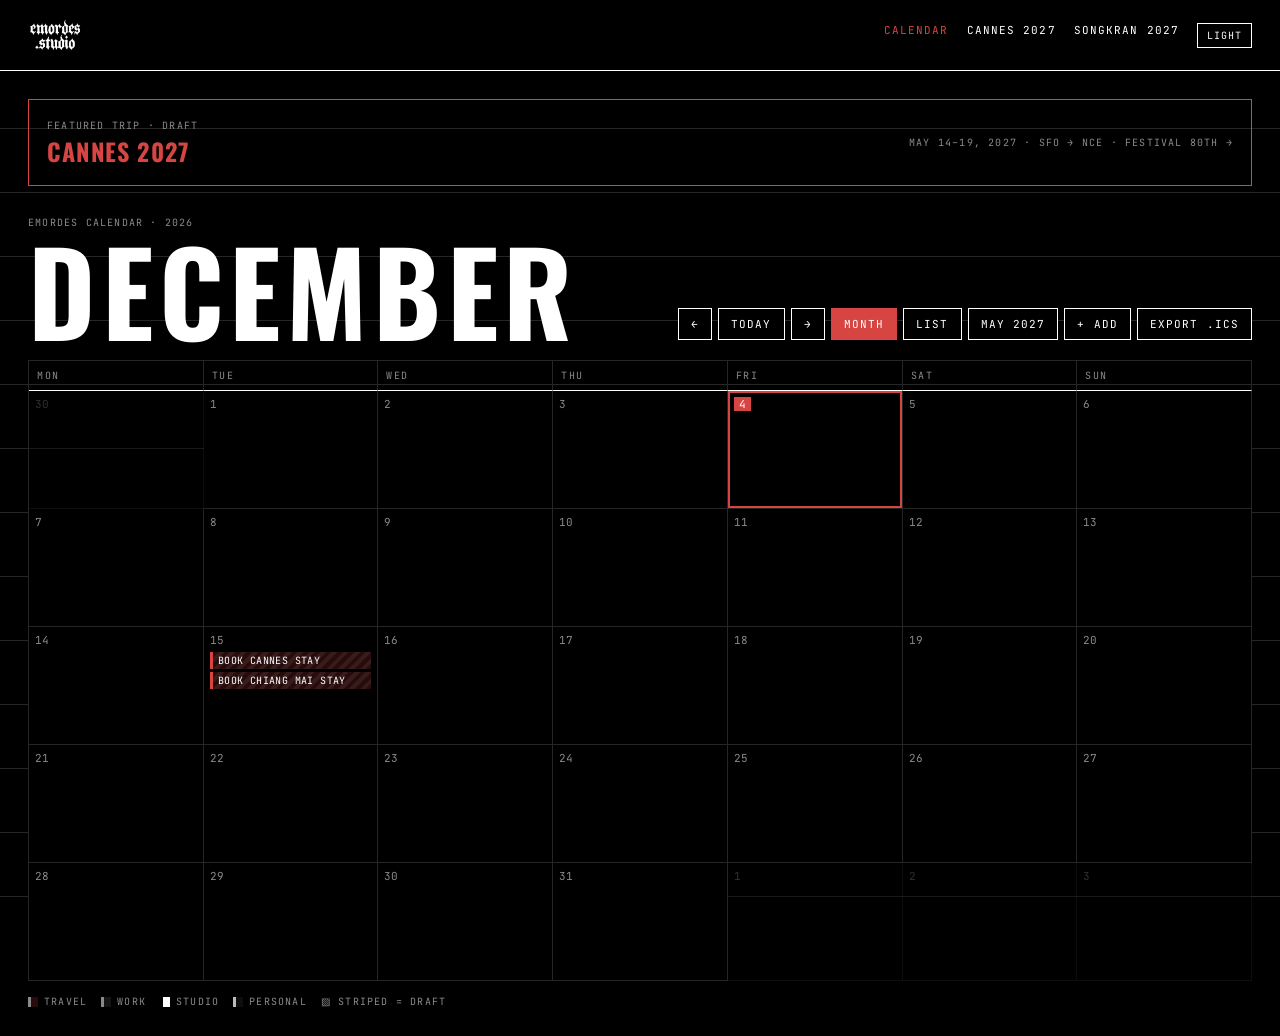
<file: index.html>
<!doctype html>
<html lang="en"><head><meta charset="utf-8"><script>try{if(localStorage.getItem("emordes-theme")==="light")document.documentElement.dataset.theme="light"}catch(e){}</script><meta name="viewport" content="width=device-width,initial-scale=1">
<title>EMORDES CALENDAR</title>
<link rel="preconnect" href="https://fonts.googleapis.com"><link href="https://fonts.googleapis.com/css2?family=JetBrains+Mono:wght@400;600&family=Oswald:wght@700&display=swap" rel="stylesheet">
<link rel="stylesheet" href="styles.css"></head><body>
<header class="top"><a href="index.html" aria-label="Emordes Calendar home"><img src="wordmark.png" alt="emordes"></a>
<nav aria-label="Main"><a href="index.html" aria-current="page">Calendar</a><a href="cannes.html">Cannes 2027</a><a href="songkran.html">Songkran 2027</a><button class="themet" type="button" aria-label="Toggle light mode" onclick="(function(b){var r=document.documentElement,l=r.dataset.theme!=='light';if(l)r.dataset.theme='light';else delete r.dataset.theme;try{localStorage.setItem('emordes-theme',l?'light':'dark')}catch(e){}b.textContent=l?'Dark':'Light';b.setAttribute('aria-pressed',l)})(this)">Light</button><script>if(document.documentElement.dataset.theme==="light"){var t=document.currentScript.previousElementSibling;t.textContent="Dark";t.setAttribute("aria-pressed","true")}</script></nav></header>
<main class="wrap">
<a class="feature" href="cannes.html"><span><span class="meta">Featured trip · Draft</span><br><b>CANNES 2027</b></span><span class="meta">May 14–19, 2027 · SFO → NCE · Festival 80th →</span></a>
<div class="bar"><div><p class="meta">Emordes Calendar · <span id="year"></span></p><h1 id="title" aria-live="polite"></h1></div>
<div class="ctrl"><button id="prev" aria-label="Previous month">←</button><button id="today">Today</button><button id="next" aria-label="Next month">→</button>
<button id="vMonth">Month</button><button id="vList">List</button><button id="jump">May 2027</button><button id="add">+ Add</button><button id="export">Export .ics</button></div></div>
<div id="out"></div>
<div class="legend meta"><span><i class="c-travel"></i>Travel</span><span><i class="c-work"></i>Work</span><span><i class="c-studio"></i>Studio</span><span><i class="c-personal"></i>Personal</span><span>▨ Striped = draft</span></div>
</main>
<script src="events.js"></script><script src="common.js"></script><script src="app.js"></script></body></html>
</file>
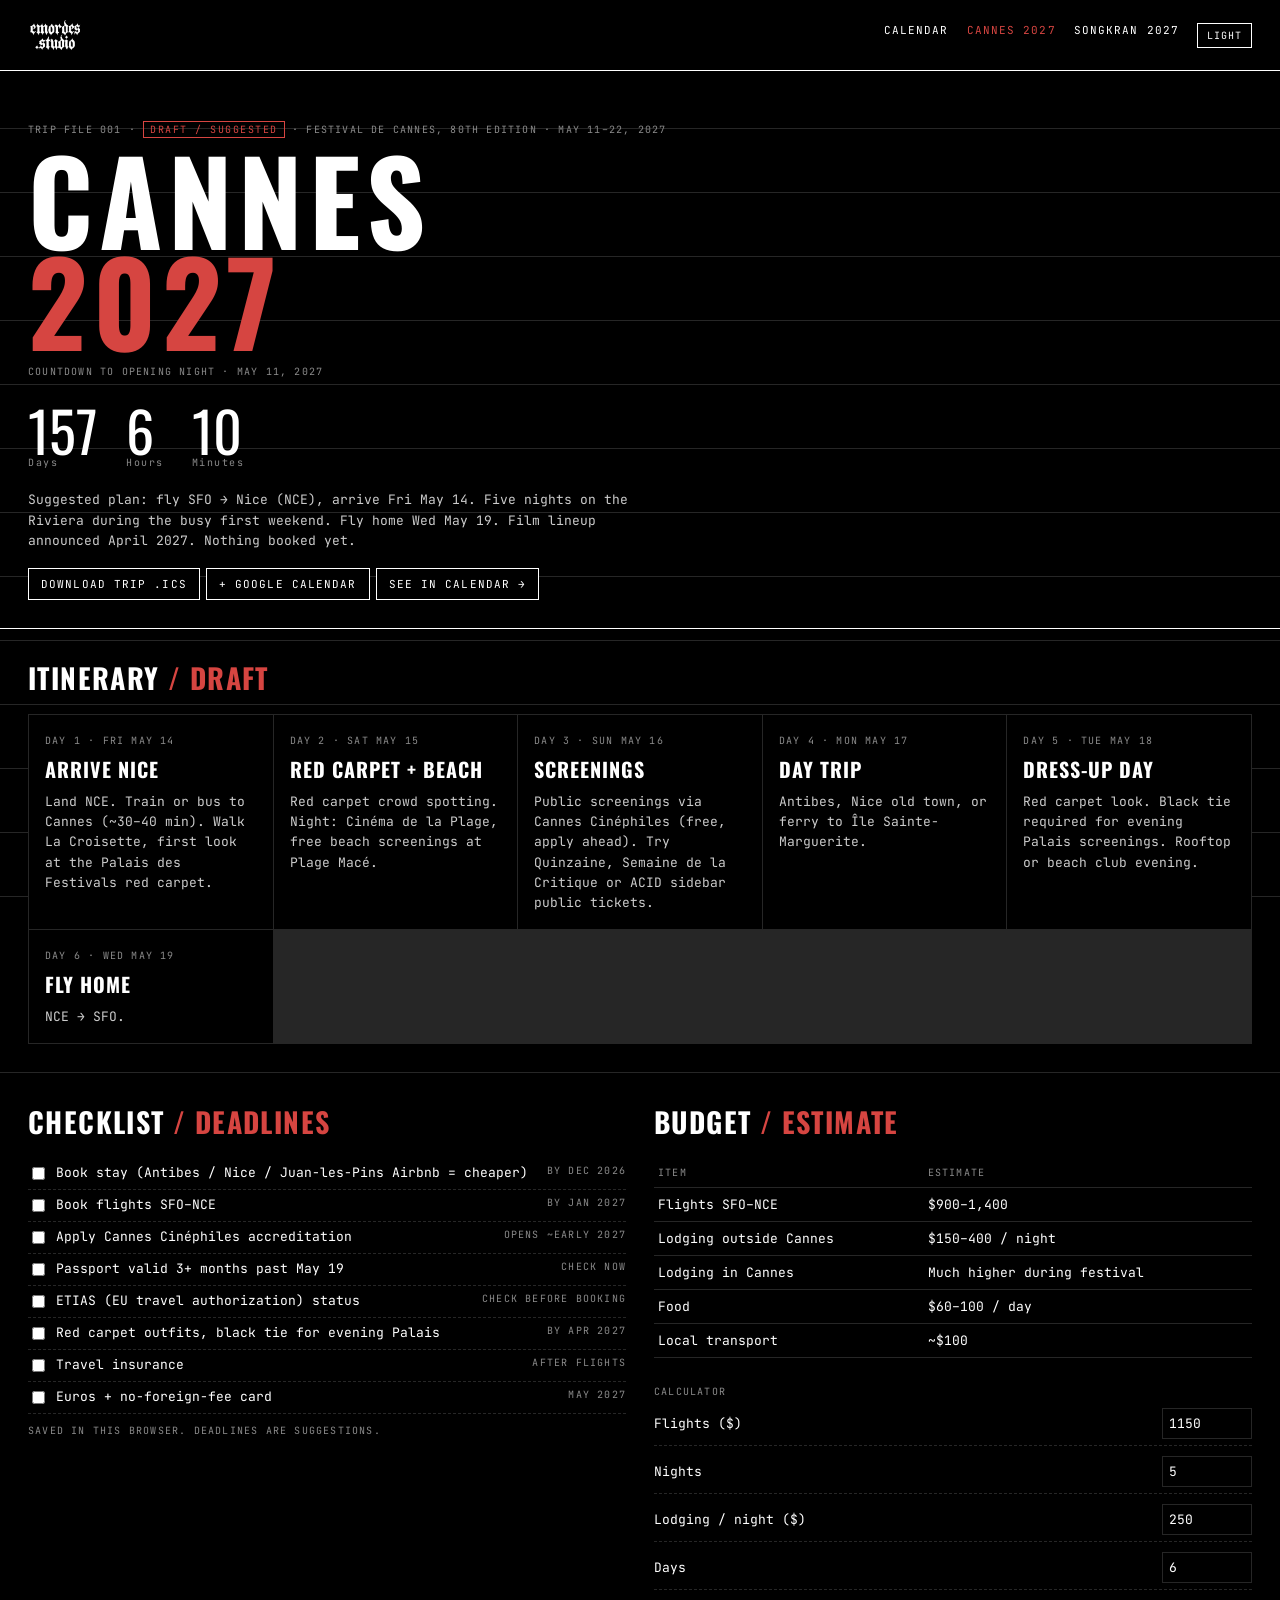
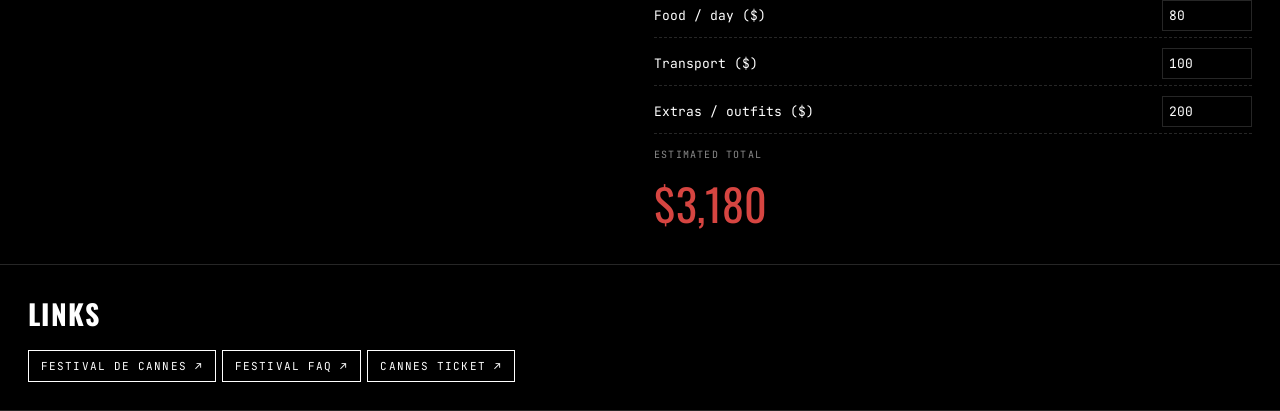
<file: cannes.html>
<!doctype html>
<html lang="en"><head><meta charset="utf-8"><script>try{if(localStorage.getItem("emordes-theme")==="light")document.documentElement.dataset.theme="light"}catch(e){}</script><meta name="viewport" content="width=device-width,initial-scale=1">
<title>CANNES 2027 · EMORDES CALENDAR</title>
<link rel="preconnect" href="https://fonts.googleapis.com"><link href="https://fonts.googleapis.com/css2?family=JetBrains+Mono:wght@400;600&family=Oswald:wght@700&display=swap" rel="stylesheet">
<link rel="stylesheet" href="styles.css"></head><body>
<header class="top"><a href="index.html" aria-label="Emordes Calendar home"><img src="wordmark.png" alt="emordes"></a>
<nav aria-label="Main"><a href="index.html">Calendar</a><a href="cannes.html" aria-current="page">Cannes 2027</a><a href="songkran.html">Songkran 2027</a><button class="themet" type="button" aria-label="Toggle light mode" onclick="(function(b){var r=document.documentElement,l=r.dataset.theme!=='light';if(l)r.dataset.theme='light';else delete r.dataset.theme;try{localStorage.setItem('emordes-theme',l?'light':'dark')}catch(e){}b.textContent=l?'Dark':'Light';b.setAttribute('aria-pressed',l)})(this)">Light</button><script>if(document.documentElement.dataset.theme==="light"){var t=document.currentScript.previousElementSibling;t.textContent="Dark";t.setAttribute("aria-pressed","true")}</script></nav></header>
<main>
<section class="hero"><p class="meta">Trip file 001 · <span class="draftb">DRAFT / SUGGESTED</span> · Festival de Cannes, 80th edition · May 11–22, 2027</p>
<h1>Cannes<br><em>2027</em></h1>
<p class="meta" style="margin-top:14px">Countdown to opening night · May 11, 2027</p>
<div class="count" aria-live="off"><div id="cd-d">—<small>Days</small></div><div id="cd-h">—<small>Hours</small></div><div id="cd-m">—<small>Minutes</small></div></div>
<p style="margin-top:22px;max-width:640px;line-height:1.6;color:var(--soft)">Suggested plan: fly SFO → Nice (NCE), arrive Fri May 14. Five nights on the Riviera during the busy first weekend. Fly home Wed May 19. Film lineup announced April 2027. Nothing booked yet.</p>
<div class="ctrl" style="margin-top:16px"><button id="addTrip">Download trip .ics</button><a class="btn" id="gTrip" target="_blank" rel="noopener">+ Google Calendar</a><a class="btn" href="index.html?m=2027-05">See in calendar →</a></div>
</section>
<section class="sec"><h2>Itinerary <span>/ Draft</span></h2><div class="days">
<article><span class="meta">Day 1 · Fri May 14</span><h3>Arrive Nice</h3><p>Land NCE. Train or bus to Cannes (~30–40 min). Walk La Croisette, first look at the Palais des Festivals red carpet.</p></article>
<article><span class="meta">Day 2 · Sat May 15</span><h3>Red carpet + beach</h3><p>Red carpet crowd spotting. Night: Cinéma de la Plage, free beach screenings at Plage Macé.</p></article>
<article><span class="meta">Day 3 · Sun May 16</span><h3>Screenings</h3><p>Public screenings via Cannes Cinéphiles (free, apply ahead). Try Quinzaine, Semaine de la Critique or ACID sidebar public tickets.</p></article>
<article><span class="meta">Day 4 · Mon May 17</span><h3>Day trip</h3><p>Antibes, Nice old town, or ferry to Île Sainte-Marguerite.</p></article>
<article><span class="meta">Day 5 · Tue May 18</span><h3>Dress-up day</h3><p>Red carpet look. Black tie required for evening Palais screenings. Rooftop or beach club evening.</p></article>
<article><span class="meta">Day 6 · Wed May 19</span><h3>Fly home</h3><p>NCE → SFO.</p></article>
</div></section>
<section class="sec two">
<div><h2>Checklist <span>/ Deadlines</span></h2><div class="check" id="cl"></div><p class="meta" style="margin-top:10px">Saved in this browser. Deadlines are suggestions.</p></div>
<div><h2>Budget <span>/ Estimate</span></h2>
<table><tr><th>Item</th><th>Estimate</th></tr><tr><td>Flights SFO–NCE</td><td>$900–1,400</td></tr><tr><td>Lodging outside Cannes</td><td>$150–400 / night</td></tr><tr><td>Lodging in Cannes</td><td>Much higher during festival</td></tr><tr><td>Food</td><td>$60–100 / day</td></tr><tr><td>Local transport</td><td>~$100</td></tr></table>
<br><p class="meta">Calculator</p><form class="calc" id="calc">
<label for="b-f">Flights ($)<input id="b-f" type="number" min="0" value="1150"></label>
<label for="b-n">Nights<input id="b-n" type="number" min="0" value="5"></label>
<label for="b-l">Lodging / night ($)<input id="b-l" type="number" min="0" value="250"></label>
<label for="b-d">Days<input id="b-d" type="number" min="0" value="6"></label>
<label for="b-fo">Food / day ($)<input id="b-fo" type="number" min="0" value="80"></label>
<label for="b-t">Transport ($)<input id="b-t" type="number" min="0" value="100"></label>
<label for="b-x">Extras / outfits ($)<input id="b-x" type="number" min="0" value="200"></label>
</form><p class="meta" style="margin-top:14px">Estimated total</p><div class="total" id="tot" aria-live="polite">$0</div></div>
</section>
<section class="sec"><h2>Links</h2><div class="ctrl">
<a class="btn" target="_blank" rel="noopener" href="https://www.festival-cannes.com/en/">Festival de Cannes ↗</a>
<a class="btn" target="_blank" rel="noopener" href="https://www.festival-cannes.com/en/faq/">Festival FAQ ↗</a>
<a class="btn" target="_blank" rel="noopener" href="https://www.cannesticket.com/en/">Cannes Ticket ↗</a></div></section>
</main>
<script src="events.js"></script><script src="common.js"></script><script>
(function(){
const open=new Date(2027,4,11,0,0);
function tick(){let ms=Math.max(0,open-new Date());const d=Math.floor(ms/864e5),h=Math.floor(ms/36e5)%24,m=Math.floor(ms/6e4)%60;
[["cd-d",d],["cd-h",h],["cd-m",m]].forEach(([id,v])=>document.getElementById(id).firstChild.nodeValue=v)}
tick();setInterval(tick,30000);
const trip=EMORDES_EVENTS.find(e=>e.id==="cannes-trip");
document.getElementById("addTrip").onclick=()=>EM.download("cannes-2027.ics",EM.ics(EMORDES_EVENTS.filter(e=>e.id.startsWith("cannes"))));
document.getElementById("gTrip").href=EM.gcal(trip);
const items=[["Book stay (Antibes / Nice / Juan-les-Pins Airbnb = cheaper)","by Dec 2026"],["Book flights SFO–NCE","by Jan 2027"],["Apply Cannes Cinéphiles accreditation","opens ~early 2027"],["Passport valid 3+ months past May 19","check now"],["ETIAS (EU travel authorization) status","check before booking"],["Red carpet outfits, black tie for evening Palais","by Apr 2027"],["Travel insurance","after flights"],["Euros + no-foreign-fee card","May 2027"]];
const K="emordes-cannes-check";let st={};try{st=JSON.parse(localStorage.getItem(K))||{}}catch(e){}
const cl=document.getElementById("cl");cl.innerHTML=items.map(([t,d],i)=>`<label><input type="checkbox" data-i="${i}" ${st[i]?"checked":""}><span style="flex:1">${EM.esc(t)}</span><span class="meta">${d}</span></label>`).join("");
cl.onchange=e=>{st[e.target.dataset.i]=e.target.checked;localStorage.setItem(K,JSON.stringify(st))};
const v=id=>+document.getElementById(id).value||0;
function calc(){const t=v("b-f")+v("b-n")*v("b-l")+v("b-d")*v("b-fo")+v("b-t")+v("b-x");document.getElementById("tot").textContent="$"+t.toLocaleString()}
document.getElementById("calc").oninput=calc;calc();
})();
</script></body></html>
</file>
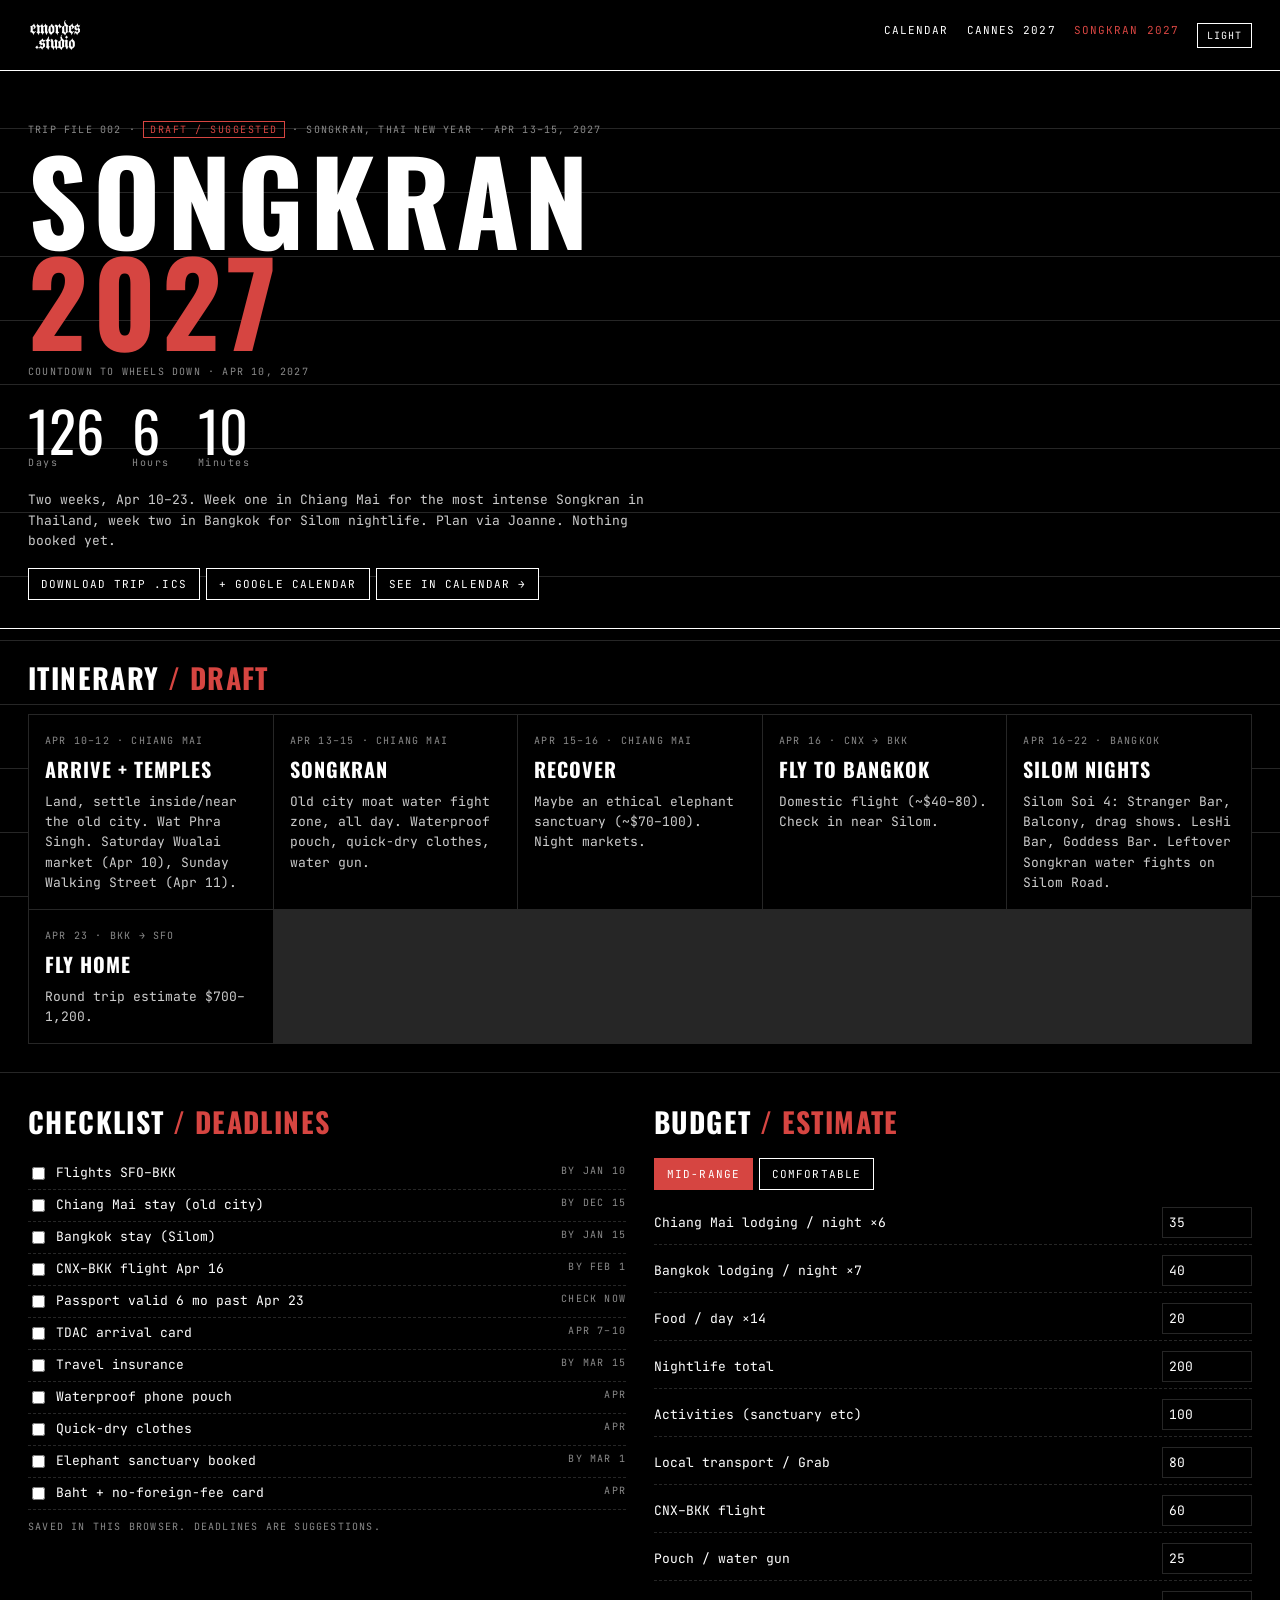
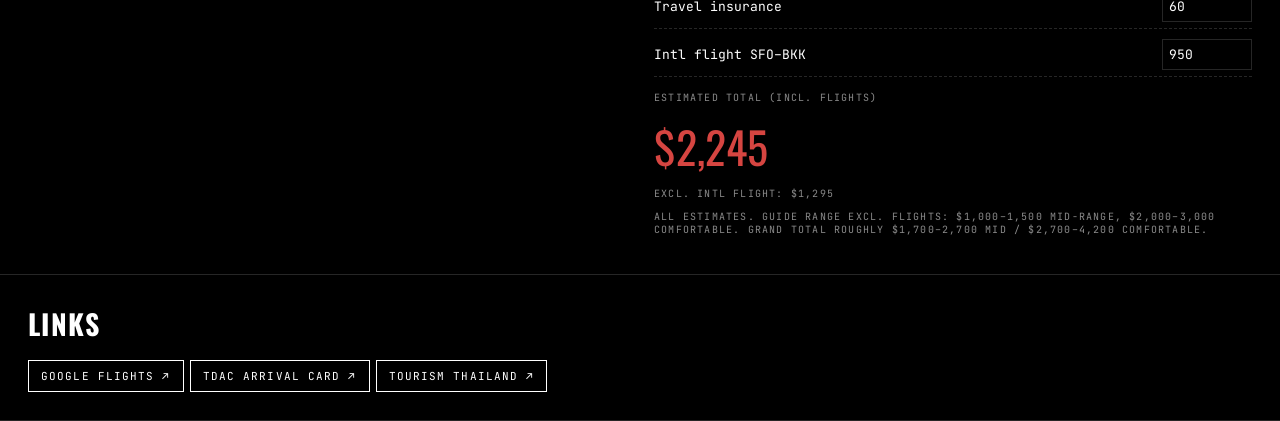
<file: songkran.html>
<!doctype html>
<html lang="en"><head><meta charset="utf-8"><script>try{if(localStorage.getItem("emordes-theme")==="light")document.documentElement.dataset.theme="light"}catch(e){}</script><meta name="viewport" content="width=device-width,initial-scale=1">
<title>SONGKRAN 2027 · EMORDES CALENDAR</title>
<link rel="preconnect" href="https://fonts.googleapis.com"><link href="https://fonts.googleapis.com/css2?family=JetBrains+Mono:wght@400;600&family=Oswald:wght@700&display=swap" rel="stylesheet">
<link rel="stylesheet" href="styles.css"></head><body>
<header class="top"><a href="index.html" aria-label="Emordes Calendar home"><img src="wordmark.png" alt="emordes"></a>
<nav aria-label="Main"><a href="index.html">Calendar</a><a href="cannes.html" >Cannes 2027</a><a href="songkran.html" aria-current="page">Songkran 2027</a><button class="themet" type="button" aria-label="Toggle light mode" onclick="(function(b){var r=document.documentElement,l=r.dataset.theme!=='light';if(l)r.dataset.theme='light';else delete r.dataset.theme;try{localStorage.setItem('emordes-theme',l?'light':'dark')}catch(e){}b.textContent=l?'Dark':'Light';b.setAttribute('aria-pressed',l)})(this)">Light</button><script>if(document.documentElement.dataset.theme==="light"){var t=document.currentScript.previousElementSibling;t.textContent="Dark";t.setAttribute("aria-pressed","true")}</script></nav></header>
<main>
<section class="hero"><p class="meta">Trip file 002 · <span class="draftb">DRAFT / SUGGESTED</span> · Songkran, Thai New Year · Apr 13–15, 2027</p>
<h1>Songkran<br><em>2027</em></h1>
<p class="meta" style="margin-top:14px">Countdown to wheels down · Apr 10, 2027</p>
<div class="count" aria-live="off"><div id="cd-d">—<small>Days</small></div><div id="cd-h">—<small>Hours</small></div><div id="cd-m">—<small>Minutes</small></div></div>
<p style="margin-top:22px;max-width:640px;line-height:1.6;color:var(--soft)">Two weeks, Apr 10–23. Week one in Chiang Mai for the most intense Songkran in Thailand, week two in Bangkok for Silom nightlife. Plan via Joanne. Nothing booked yet.</p>
<div class="ctrl" style="margin-top:16px"><button id="addTrip">Download trip .ics</button><a class="btn" id="gTrip" target="_blank" rel="noopener">+ Google Calendar</a><a class="btn" href="index.html?m=2027-04">See in calendar →</a></div>
</section>
<section class="sec"><h2>Itinerary <span>/ Draft</span></h2><div class="days">
<article><span class="meta">Apr 10–12 · Chiang Mai</span><h3>Arrive + temples</h3><p>Land, settle inside/near the old city. Wat Phra Singh. Saturday Wualai market (Apr 10), Sunday Walking Street (Apr 11).</p></article>
<article><span class="meta">Apr 13–15 · Chiang Mai</span><h3>Songkran</h3><p>Old city moat water fight zone, all day. Waterproof pouch, quick-dry clothes, water gun.</p></article>
<article><span class="meta">Apr 15–16 · Chiang Mai</span><h3>Recover</h3><p>Maybe an ethical elephant sanctuary (~$70–100). Night markets.</p></article>
<article><span class="meta">Apr 16 · CNX → BKK</span><h3>Fly to Bangkok</h3><p>Domestic flight (~$40–80). Check in near Silom.</p></article>
<article><span class="meta">Apr 16–22 · Bangkok</span><h3>Silom nights</h3><p>Silom Soi 4: Stranger Bar, Balcony, drag shows. LesHi Bar, Goddess Bar. Leftover Songkran water fights on Silom Road.</p></article>
<article><span class="meta">Apr 23 · BKK → SFO</span><h3>Fly home</h3><p>Round trip estimate $700–1,200.</p></article>
</div></section>
<section class="sec two">
<div><h2>Checklist <span>/ Deadlines</span></h2><div class="check" id="cl"></div><p class="meta" style="margin-top:10px">Saved in this browser. Deadlines are suggestions.</p></div>
<div><h2>Budget <span>/ Estimate</span></h2>
<div class="ctrl"><button type="button" id="t-mid" aria-pressed="true">Mid-range</button><button type="button" id="t-com" aria-pressed="false">Comfortable</button></div><br>
<form class="calc" id="calc">
<label for="b-cl">Chiang Mai lodging / night ×6<input id="b-cl" type="number" min="0"></label>
<label for="b-bl">Bangkok lodging / night ×7<input id="b-bl" type="number" min="0"></label>
<label for="b-fo">Food / day ×14<input id="b-fo" type="number" min="0"></label>
<label for="b-ni">Nightlife total<input id="b-ni" type="number" min="0"></label>
<label for="b-ac">Activities (sanctuary etc)<input id="b-ac" type="number" min="0"></label>
<label for="b-tr">Local transport / Grab<input id="b-tr" type="number" min="0"></label>
<label for="b-do">CNX–BKK flight<input id="b-do" type="number" min="0"></label>
<label for="b-gr">Pouch / water gun<input id="b-gr" type="number" min="0"></label>
<label for="b-in">Travel insurance<input id="b-in" type="number" min="0"></label>
<label for="b-f">Intl flight SFO–BKK<input id="b-f" type="number" min="0"></label>
</form><p class="meta" style="margin-top:14px">Estimated total (incl. flights)</p><div class="total" id="tot" aria-live="polite">$0</div>
<p class="meta" id="sub" style="margin-top:8px"></p>
<p class="meta" style="margin-top:8px">All estimates. Guide range excl. flights: $1,000–1,500 mid-range, $2,000–3,000 comfortable. Grand total roughly $1,700–2,700 mid / $2,700–4,200 comfortable.</p></div>
</section>
<section class="sec"><h2>Links</h2><div class="ctrl">
<a class="btn" target="_blank" rel="noopener" href="https://www.google.com/travel/flights?q=SFO%20to%20BKK">Google Flights ↗</a>
<a class="btn" target="_blank" rel="noopener" href="https://tdac.immigration.go.th/">TDAC arrival card ↗</a>
<a class="btn" target="_blank" rel="noopener" href="https://www.tourismthailand.org/">Tourism Thailand ↗</a></div></section>
</main>
<script src="events.js"></script><script src="common.js"></script><script>
(function(){
const open=new Date(2027,3,10,0,0);
function tick(){let ms=Math.max(0,open-new Date());const d=Math.floor(ms/864e5),h=Math.floor(ms/36e5)%24,m=Math.floor(ms/6e4)%60;
[["cd-d",d],["cd-h",h],["cd-m",m]].forEach(([id,v])=>document.getElementById(id).firstChild.nodeValue=v)}
tick();setInterval(tick,30000);
const trip=EMORDES_EVENTS.find(e=>e.id==="songkran-trip");
document.getElementById("addTrip").onclick=()=>EM.download("songkran-2027.ics",EM.ics(EMORDES_EVENTS.filter(e=>e.id.startsWith("songkran"))));
document.getElementById("gTrip").href=EM.gcal(trip);
const items=[["Flights SFO–BKK","by Jan 10"],["Chiang Mai stay (old city)","by Dec 15"],["Bangkok stay (Silom)","by Jan 15"],["CNX–BKK flight Apr 16","by Feb 1"],["Passport valid 6 mo past Apr 23","check now"],["TDAC arrival card","Apr 7–10"],["Travel insurance","by Mar 15"],["Waterproof phone pouch","Apr"],["Quick-dry clothes","Apr"],["Elephant sanctuary booked","by Mar 1"],["Baht + no-foreign-fee card","Apr"]];
const K="emordes-songkran-check";let st={};try{st=JSON.parse(localStorage.getItem(K))||{}}catch(e){}
const cl=document.getElementById("cl");cl.innerHTML=items.map(([t,d],i)=>`<label><input type="checkbox" data-i="${i}" ${st[i]?"checked":""}><span style="flex:1">${EM.esc(t)}</span><span class="meta">${d}</span></label>`).join("");
cl.onchange=e=>{st[e.target.dataset.i]=e.target.checked;localStorage.setItem(K,JSON.stringify(st))};
const P={mid:{"b-cl":35,"b-bl":40,"b-fo":20,"b-ni":200,"b-ac":100,"b-tr":80,"b-do":60,"b-gr":25,"b-in":60,"b-f":950},
com:{"b-cl":80,"b-bl":100,"b-fo":45,"b-ni":450,"b-ac":200,"b-tr":150,"b-do":80,"b-gr":35,"b-in":100,"b-f":1200}};
const v=id=>+document.getElementById(id).value||0;
function calc(){const ex=v("b-cl")*6+v("b-bl")*7+v("b-fo")*14+v("b-ni")+v("b-ac")+v("b-tr")+v("b-do")+v("b-gr")+v("b-in");
document.getElementById("tot").textContent="$"+(ex+v("b-f")).toLocaleString();document.getElementById("sub").textContent="Excl. intl flight: $"+ex.toLocaleString()}
function set(k){Object.entries(P[k]).forEach(([id,x])=>document.getElementById(id).value=x);
document.getElementById("t-mid").setAttribute("aria-pressed",k==="mid");document.getElementById("t-com").setAttribute("aria-pressed",k==="com");calc()}
document.getElementById("t-mid").onclick=()=>set("mid");document.getElementById("t-com").onclick=()=>set("com");
document.getElementById("calc").oninput=calc;set("mid");
})();
</script></body></html>
</file>
<file: styles.css>
:root{--bg:#000;--fg:#fff;--surf:#000;--soft:#ccc;--work:#151515;--pers:#0d0d0d;--perstx:#bbb;--stripe:rgba(255,255,255,.07);--scrim:rgba(0,0,0,.6);--red:#D64541;--gray:#8a8a8a;--line:#262626;--mono:"JetBrains Mono",ui-monospace,monospace;--head:"Oswald",sans-serif}
*{box-sizing:border-box}html,body{margin:0;background:var(--bg);color:var(--fg);font-family:var(--mono);font-size:13px}
body{background-image:linear-gradient(var(--line) 1px,transparent 1px);background-size:100% 64px;background-attachment:fixed}
a{color:inherit}a:focus-visible,button:focus-visible,input:focus-visible,select:focus-visible,textarea:focus-visible{outline:2px solid var(--red);outline-offset:2px}
.top{display:flex;align-items:center;justify-content:space-between;gap:16px;padding:18px 28px;border-bottom:1px solid var(--fg);background:var(--surf);position:sticky;top:0;z-index:5}
.top img{height:34px;display:block}.top nav{display:flex;gap:18px;text-transform:uppercase;letter-spacing:.1em;font-size:11px}
.top nav a{text-decoration:none}.top nav a[aria-current]{color:var(--red)}
h1,h2,h3{font-family:var(--head);font-weight:700;text-transform:uppercase;letter-spacing:.05em;margin:0}
h1{font-size:clamp(48px,9vw,128px);line-height:.88}h2{font-size:28px}
.wrap{padding:28px}.meta{color:var(--gray);text-transform:uppercase;letter-spacing:.12em;font-size:10px}
.bar{display:flex;flex-wrap:wrap;align-items:end;justify-content:space-between;gap:16px;margin-bottom:20px}
.ctrl{display:flex;gap:6px;flex-wrap:wrap}
button,.btn{background:var(--surf);color:var(--fg);border:1px solid var(--fg);font:inherit;text-transform:uppercase;letter-spacing:.1em;font-size:11px;padding:8px 12px;cursor:pointer;text-decoration:none;display:inline-block}
button:hover,.btn:hover{background:var(--fg);color:var(--bg)}button.on{background:var(--red);border-color:var(--red);color:#fff}
.feature{display:block;border:1px solid var(--red);padding:16px 18px;margin-bottom:20px;text-decoration:none;display:flex;justify-content:space-between;gap:12px;align-items:center;flex-wrap:wrap}
.feature b{font-family:var(--head);font-size:24px;letter-spacing:.05em;color:var(--red)}
.grid{display:grid;grid-template-columns:repeat(7,1fr);border-left:1px solid var(--line);border-top:1px solid var(--line)}
.dow{padding:8px;border-right:1px solid var(--line);border-bottom:1px solid var(--fg);color:var(--gray);font-size:10px;letter-spacing:.15em}
.day{min-height:118px;padding:6px;border-right:1px solid var(--line);border-bottom:1px solid var(--line);background:var(--surf);display:flex;flex-direction:column;gap:3px}
.day.out{opacity:.35}.day .n{font-size:11px;color:var(--gray);margin-bottom:2px}
.day.today{box-shadow:inset 0 0 0 2px var(--red)}.day.today .n{color:#fff;background:var(--red);align-self:flex-start;padding:0 5px}
.tag{all:unset;cursor:pointer;font-size:10px;padding:2px 5px;white-space:nowrap;overflow:hidden;text-overflow:ellipsis;text-transform:uppercase;letter-spacing:.04em;border-left:3px solid}
.tag:focus-visible{outline:2px solid var(--red)}
.c-travel{border-color:var(--red);background:rgba(214,69,65,.18)}.c-work{border-color:var(--fg);background:var(--work)}
.c-studio{border-color:var(--fg);background:var(--fg);color:var(--bg)}.c-personal{border-color:var(--gray);color:var(--perstx);background:var(--pers)}
.tag.draft{background-image:repeating-linear-gradient(135deg,transparent 0 4px,var(--stripe) 4px 8px)}
.legend{display:flex;gap:14px;flex-wrap:wrap;margin-top:14px}.legend span{display:flex;gap:6px;align-items:center}.legend i{width:10px;height:10px;display:inline-block;border-left:3px solid}
.list{border-top:1px solid var(--fg)}.row{display:grid;grid-template-columns:160px 1fr 120px;gap:14px;padding:14px 0;border-bottom:1px solid var(--line);cursor:pointer;align-items:baseline}
.row:hover h3{color:var(--red)}.row h3{font-size:20px}
.panel{position:fixed;top:0;right:0;height:100%;width:min(440px,100%);background:var(--surf);border-left:1px solid var(--fg);z-index:20;transform:translateX(100%);transition:transform .25s;overflow:auto;padding:24px}
.panel.open{transform:none}.panel h2{font-size:34px;margin:10px 0 18px;line-height:1}
.kv{display:grid;grid-template-columns:90px 1fr;gap:6px 10px;border-top:1px solid var(--line);padding-top:12px;margin-bottom:16px}
.kv dt{color:var(--gray);font-size:10px;letter-spacing:.12em;text-transform:uppercase}.kv dd{margin:0}
.check label{display:flex;gap:8px;padding:6px 0;border-bottom:1px dashed var(--line);cursor:pointer}
.check input{accent-color:var(--red)}.draftb{display:inline-block;border:1px solid var(--red);color:var(--red);padding:1px 6px;font-size:10px;letter-spacing:.15em}
.scrim{position:fixed;inset:0;background:var(--scrim);z-index:15;display:none}.scrim.open{display:block}
form.add{display:grid;gap:8px}form.add input,form.add select,form.add textarea{background:var(--surf);color:var(--fg);border:1px solid var(--line);font:inherit;padding:8px}
form.add label{display:grid;gap:4px;font-size:10px;letter-spacing:.12em;text-transform:uppercase;color:var(--gray)}
/* cannes */
.hero{border-bottom:1px solid var(--fg);padding:40px 28px 28px;position:relative;overflow:hidden}
.hero h1 em{font-style:normal;color:var(--red)}
.count{display:flex;gap:28px;margin-top:24px;flex-wrap:wrap}.count div{font-family:var(--head);font-size:56px;line-height:1}.count small{display:block;font-family:var(--mono);font-size:10px;color:var(--gray);letter-spacing:.15em}
.sec{padding:28px;border-bottom:1px solid var(--line)}.sec h2{margin-bottom:16px}.sec h2 span{color:var(--red)}
.days{display:grid;grid-template-columns:repeat(auto-fill,minmax(220px,1fr));gap:1px;background:var(--line);border:1px solid var(--line)}
.days article{background:var(--surf);padding:16px}.days h3{font-size:20px;margin:6px 0 8px}.days p{margin:0;line-height:1.55;color:var(--soft)}
.two{display:grid;grid-template-columns:1fr 1fr;gap:28px}
.calc{display:grid;gap:10px}.calc label{display:grid;grid-template-columns:1fr 110px;align-items:center;gap:10px;border-bottom:1px dashed var(--line);padding-bottom:6px}
.calc input{background:var(--surf);color:var(--fg);border:1px solid var(--line);font:inherit;padding:6px;width:100%}
.total{font-family:var(--head);font-size:44px;color:var(--red)}
table{width:100%;border-collapse:collapse}td,th{border-bottom:1px solid var(--line);padding:8px 4px;text-align:left}th{color:var(--gray);font-size:10px;letter-spacing:.12em;text-transform:uppercase;font-weight:400}
@media (max-width:720px){.top{padding:14px 16px}.top img{height:26px}.wrap,.sec{padding:16px}.hero{padding:28px 16px}
.day{min-height:64px;padding:3px}.tag{font-size:0;padding:0;height:5px;border-left:0}.c-studio{background:var(--fg)}.c-work{background:#666}.c-travel{background:var(--red)}.c-personal{background:var(--gray)}
.row{grid-template-columns:1fr}.two{grid-template-columns:1fr}.count div{font-size:40px}}
@media (prefers-reduced-motion:reduce){.panel{transition:none}}
html,body{overflow-x:hidden}.day,.dow{min-width:0}.grid{grid-template-columns:repeat(7,minmax(0,1fr))}
.days{grid-template-columns:repeat(auto-fill,minmax(min(220px,100%),1fr))}.top nav{flex-wrap:wrap;justify-content:flex-end}
.calc label{grid-template-columns:1fr 90px}.hero p,.meta{overflow-wrap:anywhere}td{overflow-wrap:anywhere}
button[aria-pressed="true"]:not(.themet){background:#D64541;color:#fff;border-color:#D64541}

html[data-theme=light]{--bg:#F3EFEA;--fg:#141210;--surf:#F3EFEA;--gray:#6b655e;--line:#d8d1c7;--soft:#3a3632;--work:#e6e0d7;--pers:#ebe6de;--perstx:#4a453f;--stripe:rgba(0,0,0,.06);--scrim:rgba(20,18,16,.35);--red:#C23A36;color-scheme:light}
html[data-theme=light] .top img{filter:invert(1)}
html[data-theme=light] .c-travel{background:rgba(194,58,54,.14)}
.themet{padding:5px 9px;font-size:10px}
</file>
